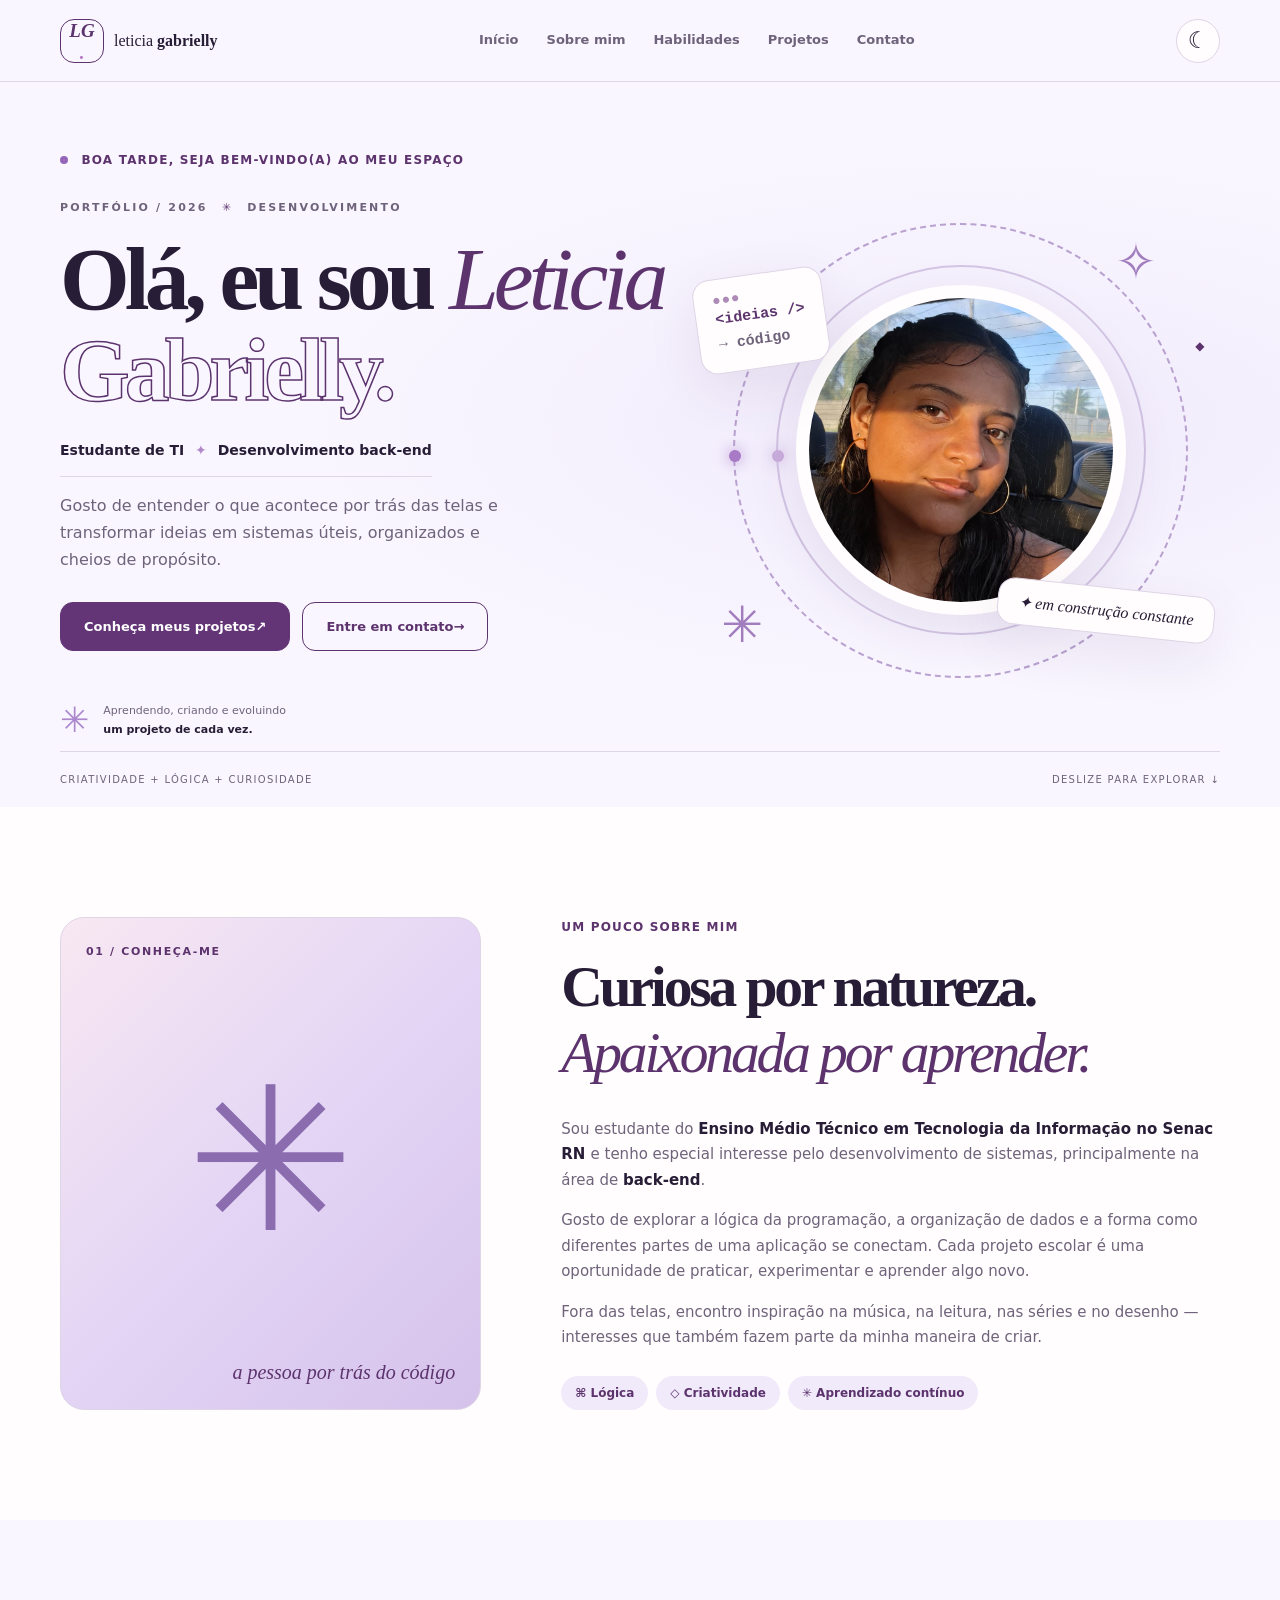
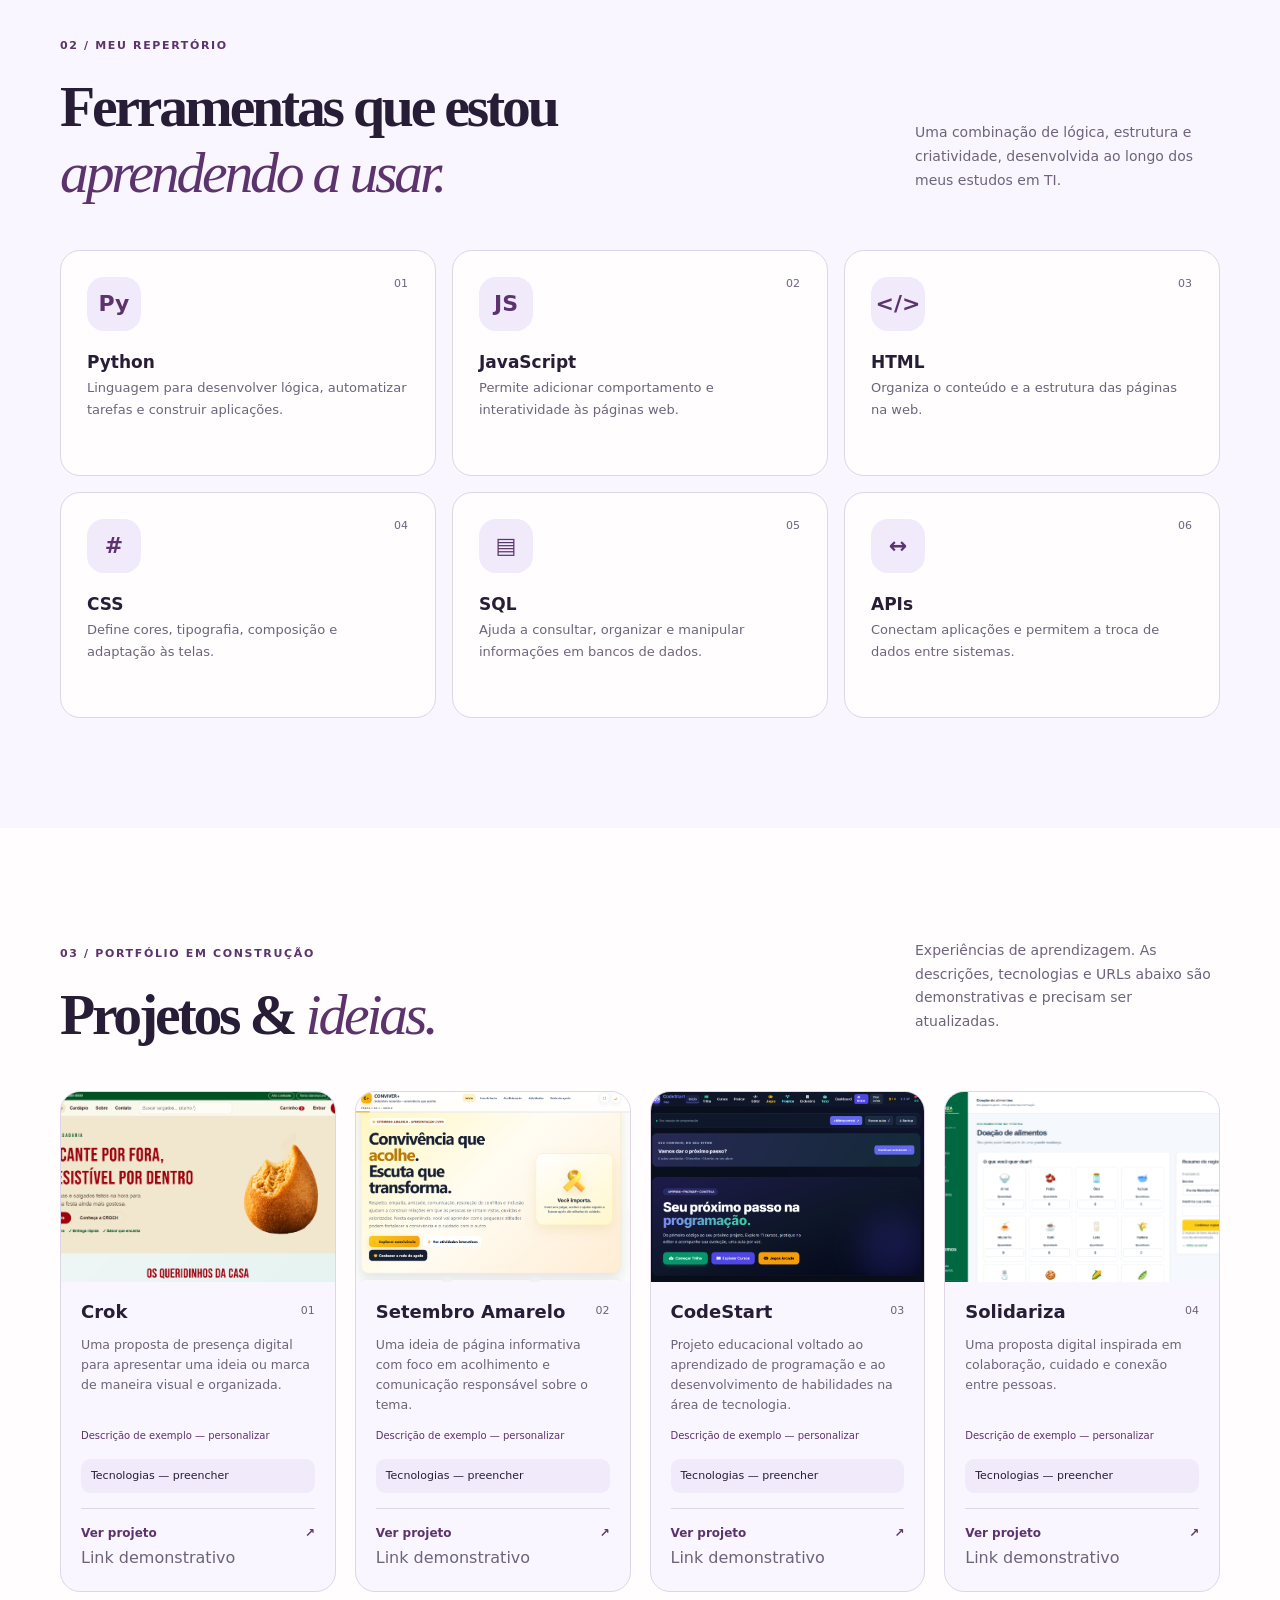
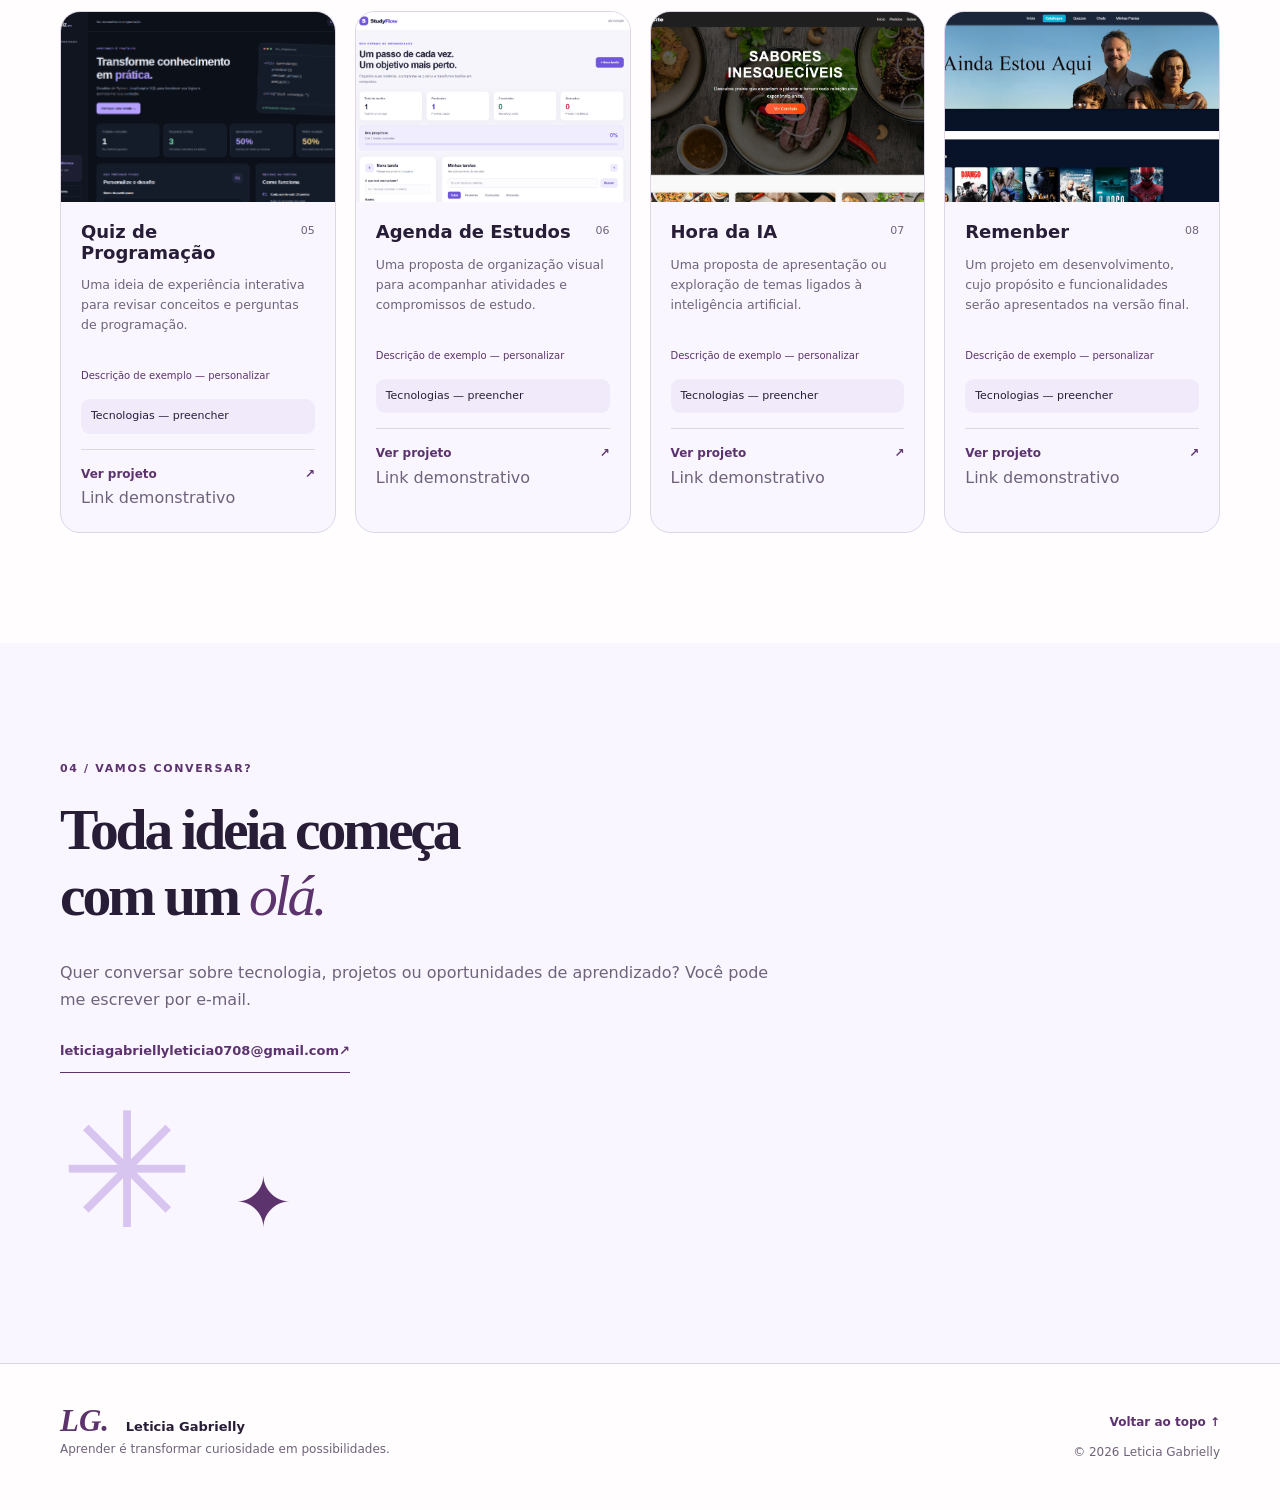
<file: portfolio-leticia/index.html>
<!DOCTYPE html>
<html lang="pt-BR">

<head>
    <meta charset="UTF-8">
    <meta name="viewport" content="width=device-width, initial-scale=1">
    <meta name="theme-color" content="#f9f6ff">

    <meta name="description"
          content="Portfólio pessoal de Leticia Gabrielly, estudante de Tecnologia da Informação no Senac RN.">

    <title>Leticia Gabrielly | Portfólio de TI</title>

    <link rel="icon" href="img/avatar.svg" type="image/svg+xml">
    <link rel="stylesheet" href="css/style.css">
    <script src="js/script.js" defer></script>
</head>

<body>

<a href="#conteudo" class="skip-link">
    Pular para o conteúdo
</a>

<!-- =====================================
     CABEÇALHO
===================================== -->

<header class="site-header" id="topo">

    <div class="container header-inner">

        <a href="#inicio" class="brand"
           aria-label="Leticia Gabrielly, voltar ao início">

            <span class="brand-icon">
                LG<span class="brand-dot">.</span>
            </span>

            <span class="brand-name">
                leticia <strong>gabrielly</strong>
            </span>

        </a>

        <nav class="nav"
             id="menu-principal"
             aria-label="Navegação principal">

            <a href="#inicio">Início</a>
            <a href="#sobre">Sobre mim</a>
            <a href="#habilidades">Habilidades</a>
            <a href="#projetos">Projetos</a>
            <a href="#contato">Contato</a>

        </nav>

        <div class="header-actions">

            <button
                class="icon-button theme-toggle"
                id="theme-toggle"
                type="button"
                aria-label="Ativar modo escuro"
                title="Alternar tema">

                <span id="theme-icon" aria-hidden="true">
                    ☾
                </span>

            </button>

            <button
                class="icon-button menu-toggle"
                id="menu-toggle"
                type="button"
                aria-label="Abrir menu"
                aria-expanded="false"
                aria-controls="menu-principal">

                <span></span>
                <span></span>
                <span></span>

            </button>

        </div>

    </div>

</header>

<main id="conteudo">

<!-- =====================================
     INÍCIO
===================================== -->

<section class="hero section"
         id="inicio"
         aria-labelledby="hero-title">

    <div class="container hero-layout">

        <div class="hero-copy">

            <p class="eyebrow">

                <span class="status-dot"
                      aria-hidden="true"></span>

                <span id="greeting">Olá</span>,
                seja bem-vindo(a) ao meu espaço

            </p>

            <p class="hero-kicker">

                PORTFÓLIO / 2026

                <span aria-hidden="true">✳</span>

                DESENVOLVIMENTO

            </p>

            <h1 id="hero-title">

                Olá, eu sou
                <em>Leticia</em>

                <br>

                <span class="outline-name">
                    Gabrielly.
                </span>

            </h1>

            <p class="hero-role">

                Estudante de TI

                <span aria-hidden="true">✦</span>

                Desenvolvimento back-end

            </p>

            <p class="hero-description">

                Gosto de entender o que acontece por trás
                das telas e transformar ideias em sistemas
                úteis, organizados e cheios de propósito.

            </p>

            <div class="button-row">

                <a href="#projetos"
                   class="button button-primary">

                    Conheça meus projetos
                    <span aria-hidden="true">↗</span>

                </a>

                <a href="#contato"
                   class="button button-outline">

                    Entre em contato
                    <span aria-hidden="true">→</span>

                </a>

            </div>

            <div class="hero-footer">

                <span class="micro-icon"
                      aria-hidden="true">✳</span>

                <span>

                    Aprendendo, criando e evoluindo

                    <br>

                    <strong>
                        um projeto de cada vez.
                    </strong>

                </span>

            </div>

        </div>

        <!-- =================================
             FOTO COM ÓRBITA ANIMADA
        ================================= -->

        <div class="hero-art"
             role="img"
             aria-label="Foto de Leticia Gabrielly com órbitas decorativas">

            <!-- Órbita externa -->

            <div class="art-orbit orbit-one"
                 aria-hidden="true"></div>

            <!-- Órbita interna -->

            <div class="art-orbit orbit-two"
                 aria-hidden="true"></div>

            <!-- Estrelas e satélites -->

            <span class="orbit-satellite satellite-one"
                  aria-hidden="true">✦</span>

            <span class="orbit-satellite satellite-two"
                  aria-hidden="true">✳</span>

            <span class="orbit-satellite satellite-three"
                  aria-hidden="true">◆</span>

            <span class="art-spark spark-one"
                  aria-hidden="true">✧</span>

            <span class="art-spark spark-two"
                  aria-hidden="true">✳</span>

            <!-- FOTO PESSOAL -->

            <div class="avatar-frame">

                <img
                    src="img/image.png"
                    alt=""
                    width="360"
                    height="360">

            </div>

            <!-- Detalhes decorativos -->

            <div class="floating-note note-code"
                 aria-hidden="true">

                <span class="note-dots">
                    ● ● ●
                </span>

                <code>

                    &lt;ideias /&gt;

                    <br>

                    <span>→ código</span>

                </code>

            </div>

            <div class="floating-note note-label"
                 aria-hidden="true">

                ✦ em construção constante

            </div>

        </div>

    </div>

    <div class="hero-bottom container">

        <span>
            CRIATIVIDADE + LÓGICA + CURIOSIDADE
        </span>

        <a href="#sobre">
            DESLIZE PARA EXPLORAR ↓
        </a>

    </div>

</section>

<!-- =====================================
     SOBRE MIM
===================================== -->

<section class="section about-section"
         id="sobre"
         aria-labelledby="sobre-titulo">

    <div class="container about-layout">

        <div class="about-aside">

            <span class="section-index">
                01 / CONHEÇA-ME
            </span>

            <div class="flower-drawing"
                 aria-hidden="true">
                ✳
            </div>

            <span class="aside-caption">
                a pessoa por trás do código
            </span>

        </div>

        <div class="about-content">

            <p class="eyebrow">
                Um pouco sobre mim
            </p>

            <h2 id="sobre-titulo">

                Curiosa por natureza.

                <br>

                <em>
                    Apaixonada por aprender.
                </em>

            </h2>

            <p>

                Sou estudante do

                <strong>
                    Ensino Médio Técnico em Tecnologia
                    da Informação no Senac RN
                </strong>

                e tenho especial interesse pelo
                desenvolvimento de sistemas,
                principalmente na área de

                <strong>back-end</strong>.

            </p>

            <p>

                Gosto de explorar a lógica da programação,
                a organização de dados e a forma como
                diferentes partes de uma aplicação se conectam.

                Cada projeto escolar é uma oportunidade
                de praticar, experimentar e aprender algo novo.

            </p>

            <p>

                Fora das telas, encontro inspiração na música,
                na leitura, nas séries e no desenho — interesses
                que também fazem parte da minha maneira de criar.

            </p>

            <div class="about-tags">

                <span>⌘ Lógica</span>

                <span>◇ Criatividade</span>

                <span>✳ Aprendizado contínuo</span>

            </div>

        </div>

    </div>

</section>

<!-- =====================================
     HABILIDADES
===================================== -->

<section class="section skills-section"
         id="habilidades"
         aria-labelledby="habilidades-titulo">

    <div class="container">

        <div class="section-heading">

            <div>

                <span class="section-index">
                    02 / MEU REPERTÓRIO
                </span>

                <h2 id="habilidades-titulo">

                    Ferramentas que estou

                    <br>

                    <em>aprendendo a usar.</em>

                </h2>

            </div>

            <p>

                Uma combinação de lógica, estrutura
                e criatividade, desenvolvida ao longo
                dos meus estudos em TI.

            </p>

        </div>

        <div class="skills-grid">

            <!-- PYTHON -->

            <article class="skill-card">

                <span class="skill-symbol">Py</span>
                <span class="skill-number">01</span>

                <h3>Python</h3>

                <p>
                    Linguagem para desenvolver lógica,
                    automatizar tarefas e construir aplicações.
                </p>

            </article>

            <!-- JAVASCRIPT -->

            <article class="skill-card">

                <span class="skill-symbol">JS</span>
                <span class="skill-number">02</span>

                <h3>JavaScript</h3>

                <p>
                    Permite adicionar comportamento
                    e interatividade às páginas web.
                </p>

            </article>

            <!-- HTML -->

            <article class="skill-card">

                <span class="skill-symbol">&lt;/&gt;</span>
                <span class="skill-number">03</span>

                <h3>HTML</h3>

                <p>
                    Organiza o conteúdo e a estrutura
                    das páginas na web.
                </p>

            </article>

            <!-- CSS -->

            <article class="skill-card">

                <span class="skill-symbol">#</span>
                <span class="skill-number">04</span>

                <h3>CSS</h3>

                <p>
                    Define cores, tipografia,
                    composição e adaptação às telas.
                </p>

            </article>

            <!-- SQL -->

            <article class="skill-card">

                <span class="skill-symbol">▤</span>
                <span class="skill-number">05</span>

                <h3>SQL</h3>

                <p>
                    Ajuda a consultar, organizar e manipular
                    informações em bancos de dados.
                </p>

            </article>

            <!-- APIs -->

            <article class="skill-card">

                <span class="skill-symbol">↔</span>
                <span class="skill-number">06</span>

                <h3>APIs</h3>

                <p>
                    Conectam aplicações e permitem
                    a troca de dados entre sistemas.
                </p>

            </article>

        </div>

    </div>

</section>

<!-- =====================================
     PROJETOS
===================================== -->

<section class="section projects-section"
         id="projetos"
         aria-labelledby="projetos-titulo">

    <div class="container">

        <div class="section-heading projects-heading">

            <div>

                <span class="section-index">
                    03 / PORTFÓLIO EM CONSTRUÇÃO
                </span>

                <h2 id="projetos-titulo">

                    Projetos & <em>ideias.</em>

                </h2>

            </div>

            <p>

                Experiências de aprendizagem.
                As descrições, tecnologias e URLs abaixo
                são demonstrativas e precisam ser atualizadas.

            </p>

        </div>

        <div class="projects-grid">

            <!-- =================================
                 PROJETO 01 - CROK
            ================================= -->

            <article class="project-card">

                <div class="project-cover cover-crok">

                    <img
                        src="img/croch.png"
                        alt="Captura de tela do projeto Crok"
                        class="project-image"
                        loading="lazy">

                </div>

                <div class="project-body">

                    <div class="project-title-row">

                        <h3>Crok</h3>
                        <span>01</span>

                    </div>

                    <p>

                        Uma proposta de presença digital
                        para apresentar uma ideia ou marca
                        de maneira visual e organizada.

                    </p>

                    <small>
                        Descrição de exemplo — personalizar
                    </small>

                    <div class="project-meta">
                        Tecnologias — preencher
                    </div>

                    <a href="https://example.com/crok"
                       target="_blank"
                       rel="noopener noreferrer"
                       aria-label="Ver link demonstrativo de Crok">

                        Ver projeto
                        <span aria-hidden="true">↗</span>

                    </a>

                    <span class="demo-flag">
                        Link demonstrativo
                    </span>

                </div>

            </article>

            <!-- =================================
                 PROJETO 02 - SETEMBRO AMARELO
            ================================= -->

            <article class="project-card">

                <div class="project-cover cover-setembro">

                    <img
                        src="img/setembro.png"
                        alt="Captura do projeto Setembro Amarelo"
                        class="project-image"
                        loading="lazy">

                </div>

                <div class="project-body">

                    <div class="project-title-row">

                        <h3>Setembro Amarelo</h3>
                        <span>02</span>

                    </div>

                    <p>

                        Uma ideia de página informativa
                        com foco em acolhimento e comunicação
                        responsável sobre o tema.

                    </p>

                    <small>
                        Descrição de exemplo — personalizar
                    </small>

                    <div class="project-meta">
                        Tecnologias — preencher
                    </div>

                    <a href="https://example.com/setembro-amarelo"
                       target="_blank"
                       rel="noopener noreferrer"
                       aria-label="Ver link demonstrativo de Setembro Amarelo">

                        Ver projeto
                        <span aria-hidden="true">↗</span>

                    </a>

                    <span class="demo-flag">
                        Link demonstrativo
                    </span>

                </div>

            </article>

            <!-- =================================
                 PROJETO 03 - SITE DE programação
            ================================= -->

<!-- PROJETO 03 - CODESTART -->

<article class="project-card">

    <div class="project-cover cover-geo">
        <img
            src="img/codeStart.png"
            alt="Captura de tela do projeto CodeStart"
            class="project-image"
            loading="lazy">
    </div>

    <div class="project-body">

        <div class="project-title-row">
            <h3>CodeStart</h3>
            <span>03</span>
        </div>

        <p>
            Projeto educacional voltado ao aprendizado
            de programação e ao desenvolvimento de
            habilidades na área de tecnologia.
        </p>

        <small>Descrição de exemplo — personalizar</small>

        <div class="project-meta">
            Tecnologias — preencher
        </div>

        <a href="https://example.com/geografia"
           target="_blank"
           rel="noopener noreferrer"
           aria-label="Ver link demonstrativo do CodeStart">

            Ver projeto
            <span aria-hidden="true">↗</span>

        </a>

        <span class="demo-flag">
            Link demonstrativo
        </span>

    </div>

</article>

            <!-- =================================
                 PROJETO 04 - SOLIDARIZA
            ================================= -->

            <article class="project-card">

                <div class="project-cover cover-solidariza">

                    <img
                        src="img/solidariza.png"
                        alt="Captura de tela do projeto Solidariza"
                        class="project-image"
                        loading="lazy">

                </div>

                <div class="project-body">

                    <div class="project-title-row">

                        <h3>Solidariza</h3>
                        <span>04</span>

                    </div>

                    <p>

                        Uma proposta digital inspirada
                        em colaboração, cuidado
                        e conexão entre pessoas.

                    </p>

                    <small>
                        Descrição de exemplo — personalizar
                    </small>

                    <div class="project-meta">
                        Tecnologias — preencher
                    </div>

                    <a href="https://example.com/solidariza"
                       target="_blank"
                       rel="noopener noreferrer"
                       aria-label="Ver link demonstrativo de Solidariza">

                        Ver projeto
                        <span aria-hidden="true">↗</span>

                    </a>

                    <span class="demo-flag">
                        Link demonstrativo
                    </span>

                </div>

            </article>

            <!-- =================================
                 PROJETO 05 - QUIZ DE PROGRAMAÇÃO
            ================================= -->

            <article class="project-card">

                <div class="project-cover cover-quiz">

                    <img
                        src="img/quiz.png"
                        alt="Captura do Quiz de Programação"
                        class="project-image"
                        loading="lazy">

                </div>

                <div class="project-body">

                    <div class="project-title-row">

                        <h3>Quiz de Programação</h3>
                        <span>05</span>

                    </div>

                    <p>

                        Uma ideia de experiência interativa
                        para revisar conceitos
                        e perguntas de programação.

                    </p>

                    <small>
                        Descrição de exemplo — personalizar
                    </small>

                    <div class="project-meta">
                        Tecnologias — preencher
                    </div>

                    <a href="https://example.com/quiz-programacao"
                       target="_blank"
                       rel="noopener noreferrer"
                       aria-label="Ver link demonstrativo do Quiz de Programação">

                        Ver projeto
                        <span aria-hidden="true">↗</span>

                    </a>

                    <span class="demo-flag">
                        Link demonstrativo
                    </span>

                </div>

            </article>

            <!-- =================================
                 PROJETO 06 - AGENDA DE ESTUDOS
            ================================= -->

<!-- PROJETO 06 - AGENDA DE ESTUDOS -->

<article class="project-card">

    <div class="project-cover cover-agenda">

        <img
            src="img/agenda.png"
            alt="Captura de tela do projeto Agenda de Estudos"
            class="project-image"
            loading="lazy">

    </div>

    <div class="project-body">

        <div class="project-title-row">
            <h3>Agenda de Estudos</h3>
            <span>06</span>
        </div>

        <p>
            Uma proposta de organização visual
            para acompanhar atividades e
            compromissos de estudo.
        </p>

        <small>Descrição de exemplo — personalizar</small>

        <div class="project-meta">
            Tecnologias — preencher
        </div>

        <a href="https://example.com/agenda-estudos"
           target="_blank"
           rel="noopener noreferrer"
           aria-label="Ver link demonstrativo da Agenda de Estudos">

            Ver projeto
            <span aria-hidden="true">↗</span>

        </a>

        <span class="demo-flag">Link demonstrativo</span>

    </div>

</article>


            <!-- =================================
                 PROJETO 07 - HORA DA IA
            ================================= -->

            <article class="project-card">

                <div class="project-cover cover-ia">

                    <!-- O nome possui espaços:
                         hora da ia.png -->

                    <img
                        src="img/hora da ia.png"
                        alt="Captura de tela do projeto Hora da IA"
                        class="project-image"
                        loading="lazy">

                </div>

                <div class="project-body">

                    <div class="project-title-row">

                        <h3>Hora da IA</h3>
                        <span>07</span>

                    </div>

                    <p>

                        Uma proposta de apresentação
                        ou exploração de temas ligados
                        à inteligência artificial.

                    </p>

                    <small>
                        Descrição de exemplo — personalizar
                    </small>

                    <div class="project-meta">
                        Tecnologias — preencher
                    </div>

                    <a href="https://example.com/hora-da-ia"
                       target="_blank"
                       rel="noopener noreferrer"
                       aria-label="Ver link demonstrativo de Hora da IA">

                        Ver projeto
                        <span aria-hidden="true">↗</span>

                    </a>

                    <span class="demo-flag">
                        Link demonstrativo
                    </span>

                </div>

            </article>

            <!-- =================================
                 PROJETO 08 - REMENBER
            ================================= -->

            <article class="project-card">

                <div class="project-cover cover-remenber">

                    <img
                        src="img/remember.png"
                        alt="Captura de tela do projeto Remenber"
                        class="project-image"
                        loading="lazy">

                </div>

                <div class="project-body">

                    <div class="project-title-row">

                        <h3>Remenber</h3>
                        <span>08</span>

                    </div>

                    <p>

                        Um projeto em desenvolvimento,
                        cujo propósito e funcionalidades
                        serão apresentados na versão final.

                    </p>

                    <small>
                        Descrição de exemplo — personalizar
                    </small>

                    <div class="project-meta">
                        Tecnologias — preencher
                    </div>

                    <a href="https://example.com/remenber"
                       target="_blank"
                       rel="noopener noreferrer"
                       aria-label="Ver link demonstrativo de Remenber">

                        Ver projeto
                        <span aria-hidden="true">↗</span>

                    </a>

                    <span class="demo-flag">
                        Link demonstrativo
                    </span>

                </div>

            </article>

        </div>

    </div>

</section>

<!-- =====================================
     CONTATO — SOMENTE E-MAIL
===================================== -->

<section class="section contact-section"
         id="contato"
         aria-labelledby="contato-titulo">

    <div class="container contact-layout">

        <div class="contact-copy">

            <span class="section-index">
                04 / VAMOS CONVERSAR?
            </span>

            <h2 id="contato-titulo">

                Toda ideia começa

                <br>

                com um <em>olá.</em>

            </h2>

            <p>

                Quer conversar sobre tecnologia,
                projetos ou oportunidades de aprendizado?
                Você pode me escrever por e-mail.

            </p>

            <a class="mail-link"
               href="mailto:leticiagabriellyleticia0708@gmail.com">

                leticiagabriellyleticia0708@gmail.com

                <span aria-hidden="true">↗</span>

            </a>

            <div class="contact-ornament"
                 aria-hidden="true">

                ✳ <span>✦</span>

            </div>

        </div>

    </div>

</section>

</main>

<!-- =====================================
     RODAPÉ
===================================== -->

<footer class="site-footer">

    <div class="container footer-layout">

        <div>

            <a class="footer-brand" href="#inicio">

                LG<span>.</span>

                <span>Leticia Gabrielly</span>

            </a>

            <p>

                Aprender é transformar curiosidade
                em possibilidades.

            </p>

        </div>

        <div class="footer-right">

            <a href="#topo">
                Voltar ao topo ↑
            </a>

            <span>

                © <span id="current-year">2026</span>
                Leticia Gabrielly

            </span>

        </div>

    </div>

</footer>

</body>
</html>
</file>
<file: portfolio-leticia/css/style.css>
/* ==================================
   PORTFÓLIO LETICIA GABRIELLY
   ================================== */

/* CORES */

:root {
    color-scheme: light;
    --bg: #f9f6ff;
    --surface: #fffdfd;
    --surface-alt: #f0eafb;
    --ink: #281d36;
    --muted: #6f637b;
    --accent: #5c336d;
    --accent-hover: #452052;
    --lavender: #d7c4ef;
    --line: #ded5e7;
    --shadow: 0 18px 55px rgba(61,34,86,.09);
    --hero-grad: linear-gradient(
        135deg,#f8e8f2,#e4d5f5,#d5c2eb
    );
}

/* MODO ESCURO */

:root[data-theme="dark"] {
    color-scheme: dark;
    --bg: #1d1428;
    --surface: #2a2036;
    --surface-alt: #342640;
    --ink: #fff6ff;
    --muted: #d0bfd8;
    --accent: #e6b9f5;
    --accent-hover: #f2d4ff;
    --lavender: #705784;
    --line: #50405e;
    --shadow: 0 18px 55px rgba(0,0,0,.22);
    --hero-grad: linear-gradient(
        135deg,#493354,#44345e,#302342
    );
}

/* GERAL */

* {
    box-sizing: border-box;
}

html {
    scroll-behavior: smooth;
    scroll-padding-top: 95px;
}

body {
    margin: 0;
    background: var(--bg);
    color: var(--ink);
    font: 16px/1.7 system-ui, sans-serif;
    overflow-x: hidden;
}

a {
    color: inherit;
    text-decoration: none;
}

button {
    cursor: pointer;
    font: inherit;
}

img {
    max-width: 100%;
    display: block;
}

h1,h2,h3,p {
    margin-top: 0;
}

h1,h2,h3 {
    line-height: 1.15;
}

h1,h2 {
    font-family: Georgia, serif;
    letter-spacing: -.055em;
}

em {
    font-weight: 400;
    color: var(--accent);
}

:focus-visible {
    outline: 3px solid #a05de2;
    outline-offset: 4px;
}

.container {
    width: min(1160px, calc(100% - 48px));
    margin-inline: auto;
}

.section {
    padding: 110px 0;
}

.skip-link {
    position: fixed;
    top: -80px;
    left: 16px;
    padding: 12px 18px;
    background: #633576;
    color: white;
    z-index: 200;
}

.skip-link:focus {
    top: 12px;
}

/* CABEÇALHO */

.site-header {
    height: 82px;
    position: sticky;
    top: 0;
    z-index: 100;
    background: var(--bg);
    border-bottom: 1px solid var(--line);
}

.header-inner,
.brand,
.nav,
.header-actions,
.button-row,
.hero-footer,
.section-heading,
.project-title-row,
.footer-layout {
    display: flex;
    align-items: center;
}

.header-inner {
    height: 100%;
    justify-content: space-between;
    gap: 20px;
}

.brand {
    gap: 10px;
    white-space: nowrap;
}

.brand-icon {
    display: grid;
    place-items: center;
    width: 44px;
    height: 44px;
    border: 1px solid var(--accent);
    border-radius: 14px;
    font: italic bold 19px Georgia, serif;
    color: var(--accent);
}

.brand-dot {
    color: #b679c5;
}

.brand-name {
    font: 16px Georgia, serif;
}

.nav {
    gap: 28px;
    font-size: 13px;
    font-weight: 650;
}

.nav a {
    color: var(--muted);
}

.nav a:hover {
    color: var(--accent);
}

.header-actions {
    gap: 10px;
}

.icon-button {
    width: 44px;
    height: 44px;
    border: 1px solid var(--line);
    border-radius: 50%;
    background: var(--surface);
    color: var(--ink);
    display: grid;
    place-items: center;
}

.icon-button:hover {
    background: var(--surface-alt);
}

.theme-toggle {
    font-size: 23px;
}

.menu-toggle {
    display: none;
    align-content: center;
    justify-items: center;
    gap: 5px;
}

.menu-toggle span {
    width: 19px;
    height: 2px;
    background: var(--ink);
}

/* INÍCIO */

.hero {
    padding: 68px 0 0;
    position: relative;
    overflow: hidden;
    background: radial-gradient(
        ellipse at 76% 47%,
        var(--surface-alt),
        transparent 48%
    );
}

.hero-layout {
    min-height: 575px;
    display: grid;
    grid-template-columns: 1.09fr .91fr;
    align-items: center;
    gap: 20px;
}

.eyebrow {
    color: var(--accent);
    font-size: 12px;
    letter-spacing: .1em;
    font-weight: 800;
    text-transform: uppercase;
}

.status-dot {
    display: inline-block;
    width: 8px;
    height: 8px;
    border-radius: 50%;
    background: #9565b8;
    margin-right: 8px;
}

.hero-kicker {
    font-size: 11px;
    letter-spacing: .2em;
    font-weight: 750;
    color: var(--muted);
    margin: 29px 0 15px;
}

.hero-kicker span {
    color: var(--accent);
    padding: 0 8px;
}

.hero h1 {
    font-size: clamp(61px,7vw,104px);
    line-height: 1.02;
    margin: 0 0 20px;
}

.hero h1 em {
    font-style: italic;
}

.outline-name {
    color: transparent;
    -webkit-text-stroke: 1.5px var(--accent);
}

.hero-role {
    display: inline-block;
    font-size: 14px;
    font-weight: 750;
    padding-bottom: 13px;
    margin-bottom: 15px;
    border-bottom: 1px solid var(--line);
}

.hero-role span {
    color: #b188ca;
    padding: 0 6px;
}

.hero-description {
    color: var(--muted);
    max-width: 475px;
}

.button-row {
    gap: 12px;
    flex-wrap: wrap;
    margin-top: 29px;
}

.button {
    min-height: 49px;
    display: inline-flex;
    align-items: center;
    justify-content: center;
    padding: 12px 23px;
    border: 1px solid var(--accent);
    border-radius: 13px;
    font-size: 13px;
    font-weight: 750;
    transition: transform .3s, box-shadow .3s;
}

.button:hover {
    transform: translateY(-4px);
    box-shadow: var(--shadow);
}

.button-primary {
    background: #633576;
    color: white;
    border-color: #633576;
}

.button-outline {
    background: transparent;
    color: var(--accent);
}

.hero-footer {
    gap: 14px;
    margin-top: 40px;
    color: var(--muted);
    font-size: 11px;
}

.hero-footer strong {
    color: var(--ink);
}

.micro-icon {
    font-size: 35px;
    color: #ac88cf;
}

.hero-bottom {
    border-top: 1px solid var(--line);
    padding: 19px 0;
    display: flex;
    justify-content: space-between;
    gap: 12px;
    color: var(--muted);
    font-size: 10px;
    letter-spacing: .13em;
}

/* ==============================
   FOTO E ÓRBITA ANIMADA
   ============================== */

.hero-art {
    height: 520px;
    position: relative;
    display: grid;
    place-items: center;
    isolation: isolate;
}

.art-orbit {
    position: absolute;
    border: 2px dashed #b9a2d0;
    border-radius: 50%;
    pointer-events: none;
}

/* Órbita externa */

.orbit-one {
    width: 455px;
    height: 455px;
    animation: girar-orbita 12s linear infinite;
}

/* Órbita interna */

.orbit-two {
    width: 370px;
    height: 370px;
    border-style: solid;
    opacity: .55;
    animation: girar-orbita 8s linear infinite reverse;
}

/* Bolinhas nas órbitas */

.art-orbit::before {
    content: "";
    position: absolute;
    top: 50%;
    left: -6px;
    width: 12px;
    height: 12px;
    background: #a879c5;
    border-radius: 50%;
    box-shadow: 0 0 15px #a879c5;
}

/* Rotação dos anéis */

@keyframes girar-orbita {
    from {
        transform: rotate(0deg);
    }

    to {
        transform: rotate(360deg);
    }
}

/* Foto central */

.avatar-frame {
    width: 330px;
    height: 330px;
    border: 13px solid var(--surface);
    border-radius: 50%;
    overflow: hidden;
    box-shadow: var(--shadow);
    z-index: 2;
    animation: flutuar-foto 5s ease-in-out infinite;
}

.avatar-frame img {
    width: 100%;
    height: 100%;
    object-fit: cover;
}

/* Foto subindo e descendo */

@keyframes flutuar-foto {
    0%,100% {
        transform: translateY(0) rotate(-6deg);
    }

    50% {
        transform: translateY(-12px) rotate(-4deg);
    }
}

/* Estrelas decorativas */

.art-spark {
    position: absolute;
    font-size: 50px;
    color: #a27dbd;
    z-index: 3;
    animation: brilhar 2.5s ease-in-out infinite alternate;
}

.spark-one {
    top: 30px;
    right: 63px;
}

.spark-two {
    bottom: 42px;
    left: 20px;
    animation-delay: 1s;
}

@keyframes brilhar {
    from {
        opacity: .3;
        transform: scale(.8);
    }

    to {
        opacity: 1;
        transform: scale(1.2);
    }
}

.orbit-satellite {
    position: absolute;
    z-index: 3;
    color: var(--accent);
    font-size: 24px;
    animation: satelite-flutuar 5s ease-in-out infinite;
}

.satellite-one {
    top: 19%;
    left: 7%;
}

.satellite-two {
    bottom: 15%;
    right: 9%;
    font-size: 17px;
    animation-delay: -2s;
}

.satellite-three {
    top: 28%;
    right: 3%;
    font-size: 12px;
    animation-delay: -1s;
}

@keyframes satelite-flutuar {
    0%,100% {
        transform: translateY(0);
    }

    50% {
        transform: translateY(-14px);
    }
}

/* Etiquetas da órbita */

.floating-note {
    position: absolute;
    z-index: 4;
    background: var(--surface);
    border: 1px solid var(--line);
    border-radius: 17px;
    color: var(--ink);
    box-shadow: var(--shadow);
}

.note-code {
    top: 83px;
    left: -5px;
    padding: 14px 19px;
    transform: rotate(-8deg);
}

.note-dots {
    font-size: 8px;
    color: #ad8ab7;
    display: block;
}

.note-code code {
    display: block;
    color: var(--accent);
    font-size: 15px;
    font-weight: bold;
}

.note-code code span {
    display: block;
    color: var(--muted);
}

.note-label {
    bottom: 76px;
    right: 5px;
    transform: rotate(6deg);
    padding: 13px 20px;
    font: italic 16px Georgia,serif;
}

/* SOBRE MIM */

.about-section {
    background: var(--surface);
}

.about-layout {
    display: grid;
    grid-template-columns: .78fr 1.22fr;
    gap: 80px;
}

.section-index {
    color: var(--accent);
    font-size: 11px;
    font-weight: 800;
    letter-spacing: .15em;
}

.about-aside {
    min-height: 440px;
    border: 1px solid var(--line);
    background: var(--hero-grad);
    border-radius: 24px;
    padding: 25px;
    display: flex;
    flex-direction: column;
    justify-content: space-between;
}

.flower-drawing {
    font-size: 200px;
    line-height: 1;
    text-align: center;
    color: #8a6caf;
}

.aside-caption {
    font: italic 20px Georgia,serif;
    color: var(--accent);
    text-align: right;
}

.about-content {
    align-self: center;
}

.about-content h2,
.section-heading h2,
.contact-copy h2 {
    font-size: clamp(39px,4.5vw,62px);
    margin: 17px 0 30px;
}

.about-content p:not(.eyebrow) {
    color: var(--muted);
    font-size: 15px;
}

.about-content strong {
    color: var(--ink);
}

.about-tags {
    display: flex;
    gap: 8px;
    flex-wrap: wrap;
    margin-top: 25px;
}

.about-tags span {
    border-radius: 20px;
    padding: 7px 14px;
    background: var(--surface-alt);
    color: var(--accent);
    font-size: 12px;
    font-weight: 700;
}

/* HABILIDADES */

.section-heading {
    justify-content: space-between;
    align-items: end;
    gap: 60px;
    margin-bottom: 43px;
}

.section-heading h2 {
    margin-bottom: 0;
}

.section-heading > p {
    max-width: 305px;
    color: var(--muted);
    font-size: 14px;
}

.skills-grid {
    display: grid;
    grid-template-columns: repeat(3,minmax(0,1fr));
    gap: 16px;
}

.skill-card {
    background: var(--surface);
    border: 1px solid var(--line);
    border-radius: 20px;
    min-height: 226px;
    padding: 26px;
    position: relative;
    transition: transform .3s,box-shadow .3s;
}

.skill-card:hover {
    transform: translateY(-8px);
    box-shadow: var(--shadow);
}

.skill-symbol {
    display: grid;
    place-items: center;
    width: 54px;
    height: 54px;
    border-radius: 17px;
    background: var(--surface-alt);
    color: var(--accent);
    font-size: 22px;
    font-weight: 900;
}

.skill-number {
    position: absolute;
    top: 24px;
    right: 27px;
    color: var(--muted);
    font-size: 11px;
}

.skill-card h3 {
    font-size: 17px;
    margin: 22px 0 5px;
}

.skill-card p {
    font-size: 13px;
    color: var(--muted);
}

/* PROJETOS */

.projects-section {
    background: var(--surface);
}

.projects-grid {
    display: grid;
    grid-template-columns: repeat(4,minmax(0,1fr));
    gap: 19px;
}

.project-card {
    background: var(--bg);
    border: 1px solid var(--line);
    border-radius: 20px;
    overflow: hidden;
    min-width: 0;
    transition: transform .38s,box-shadow .38s,border-color .38s;
}

.project-card:hover,
.project-card:focus-within {
    transform: translateY(-9px);
    box-shadow: 0 20px 48px rgba(70,36,92,.17);
    border-color: var(--accent);
}

/* Capas e imagens */

.project-cover {
    position: relative;
    width: 100%;
    height: 190px;
    min-height: 190px;
    padding: 0;
    overflow: hidden;
    display: flex;
    flex-direction: column;
    align-items: stretch;
    justify-content: space-between;
}

/* Fotos ocupando a área inteira */

.project-image {
    width: 100%;
    height: 100%;
    display: block;
    object-fit: cover;
    transition: transform .5s ease,filter .5s ease;
}

/* Zoom ao passar o mouse */

.project-card:hover .project-image,
.project-card:focus-within .project-image {
    transform: scale(1.08);
    filter: brightness(1.06);
}

/* Desenhos nas capas sem fotos */

.project-cover:not(:has(.project-image)) {
    padding: 16px;
}

.project-cover:not(:has(.project-image))::before,
.project-cover:not(:has(.project-image))::after {
    content: "";
    position: absolute;
    width: 180px;
    height: 180px;
    border: 1px solid currentColor;
    border-radius: 50%;
    opacity: .25;
    top: 16px;
    right: -48px;
    transition: transform .6s;
}

.project-cover:not(:has(.project-image))::after {
    width: 130px;
    height: 130px;
    border-style: dashed;
    top: 43px;
    right: -25px;
}

.project-card:hover .project-cover::before {
    transform: scale(1.25) rotate(30deg);
}

.project-card:hover .project-cover::after {
    transform: scale(1.1) rotate(-30deg);
}

.cover-top,
.cover-bottom {
    font-size: 9px;
    font-weight: 800;
    letter-spacing: .16em;
}

.cover-art {
    font: 71px Georgia,serif;
    line-height: 1;
    text-align: center;
    position: relative;
    z-index: 1;
    transition: transform .5s ease;
}

.project-card:hover .cover-art {
    transform: scale(1.15) rotate(-8deg);
}

/* Cores das capas */

.cover-crok {
    background: #e5cce6;
    color: #653963;
}

.cover-setembro {
    background: #f4e4b7;
    color: #72572e;
}

.cover-geo {
    background: #c9dfd8;
    color: #345f5e;
}

.cover-solidariza {
    background: #eeced8;
    color: #864c68;
}

.cover-quiz {
    background: #d0c7ee;
    color: #493976;
}

.cover-agenda {
    background: #d9d9f3;
    color: #4f5278;
}

.cover-ia {
    background: #ccdeef;
    color: #3e577c;
}

.cover-remenber {
    background: #e8d3db;
    color: #81516a;
}

/* Textos dos cards */

.project-body {
    padding: 20px;
}

.project-title-row {
    justify-content: space-between;
    align-items: start;
    gap: 6px;
}

.project-title-row h3 {
    font-size: 18px;
    margin: 0 0 12px;
}

.project-title-row span {
    color: var(--muted);
    font-size: 11px;
}

.project-body p {
    color: var(--muted);
    font-size: 12.5px;
    min-height: 80px;
    line-height: 1.6;
    margin-bottom: 12px;
}

.project-body small {
    display: block;
    color: var(--accent);
    font-size: 10px;
}

.project-meta {
    font-size: 11px;
    background: var(--surface-alt);
    border-radius: 9px;
    padding: 8px 10px;
    margin: 15px 0;
}

.project-body > a {
    display: flex;
    justify-content: space-between;
    align-items: center;
    border-top: 1px solid var(--line);
    padding-top: 14px;
    color: var(--accent);
    font-size: 12px;
    font-weight: 800;
}

.project-body > a:hover {
    text-decoration: underline;
}

.demo-flag {
    margin-top: 7px;
    color: var(--muted) !important;
}

/* CONTATO */

.contact-layout {
    display: block;
}

.contact-copy {
    max-width: 720px;
}

.contact-copy > p {
    color: var(--muted);
}

.mail-link {
    display: inline-flex;
    color: var(--accent);
    font-weight: 700;
    font-size: 13px;
    overflow-wrap: anywhere;
    border-bottom: 1px solid var(--accent);
    padding: 10px 0;
}

.mail-link:hover {
    color: var(--accent-hover);
}

.contact-ornament {
    font: 160px/1 Georgia,serif;
    color: var(--lavender);
    margin-top: 20px;
}

.contact-ornament span {
    font-size: 70px;
    color: var(--accent);
}

/* RODAPÉ */

.site-footer {
    background: var(--surface);
    border-top: 1px solid var(--line);
    padding: 39px 0;
}

.footer-layout {
    justify-content: space-between;
    gap: 25px;
}

.footer-brand {
    font: italic bold 31px Georgia,serif;
    color: var(--accent);
}

.footer-brand span:last-child {
    font: 650 13px system-ui,sans-serif;
    color: var(--ink);
    margin-left: 9px;
}

.site-footer p,
.footer-right {
    color: var(--muted);
    font-size: 12px;
}

.footer-right {
    display: flex;
    flex-direction: column;
    gap: 10px;
    align-items: flex-end;
}

.footer-right a {
    color: var(--accent);
    font-weight: 750;
}

/* TABLETS */

@media(max-width:1100px) {

    .projects-grid {
        grid-template-columns: repeat(2,minmax(0,1fr));
    }

    .project-body p {
        min-height: auto;
    }

    .hero h1 {
        font-size: clamp(60px,7vw,85px);
    }

    .orbit-one {
        width: 380px;
        height: 380px;
    }

    .orbit-two {
        width: 310px;
        height: 310px;
    }

    .avatar-frame {
        width: 285px;
        height: 285px;
    }

    .hero-art {
        height: 480px;
    }
}

/* CELULARES */

@media(max-width:760px) {

    .container {
        width: min(calc(100% - 34px),520px);
    }

    .section {
        padding: 75px 0;
    }

    .site-header {
        height: 70px;
    }

    .menu-toggle {
        display: grid;
    }

    .nav {
        position: absolute;
        top: 69px;
        left: 0;
        right: 0;
        padding: 14px 20px 23px;
        background: var(--surface);
        border-bottom: 1px solid var(--line);
        box-shadow: var(--shadow);
        flex-direction: column;
        gap: 0;
    }

    .nav.js-menu {
        display: none;
    }

    .nav.js-menu.is-open {
        display: flex;
    }

    .nav a {
        padding: 12px;
    }

    .hero {
        padding: 45px 0 0;
    }

    .hero-layout {
        display: flex;
        flex-direction: column;
        align-items: stretch;
        gap: 5px;
        min-height: auto;
    }

    .hero-copy {
        order: 1;
    }

    .hero-art {
        order: 2;
        width: min(100%,410px);
        height: 340px;
        margin: 10px auto;
    }

    .hero h1 {
        font-size: clamp(55px,12vw,75px);
    }

    .avatar-frame {
        width: 240px;
        height: 240px;
        border-width: 9px;
    }

    .orbit-one {
        width: 315px;
        height: 315px;
    }

    .orbit-two {
        width: 265px;
        height: 265px;
    }

    .note-code {
        top: 20px;
        left: 0;
    }

    .note-label {
        bottom: 12px;
        right: 0;
    }

    .spark-one {
        top: 7px;
        right: 28px;
    }

    .spark-two {
        bottom: 0;
        left: 30px;
    }

    .about-layout {
        grid-template-columns: 1fr;
        gap: 34px;
    }

    .about-aside {
        min-height: 230px;
    }

    .flower-drawing {
        font-size: 115px;
    }

    .section-heading {
        display: block;
        margin-bottom: 30px;
    }

    .section-heading > p {
        margin-top: 20px;
    }

    .skills-grid {
        grid-template-columns: repeat(2,1fr);
    }

    .footer-layout {
        align-items: flex-start;
    }
}

@media(max-width:480px) {

    .brand-icon {
        width: 39px;
        height: 39px;
    }

    .brand-name {
        font-size: 12px;
    }

    .header-actions {
        gap: 6px;
    }

    .icon-button {
        width: 40px;
        height: 40px;
    }

    .hero h1 {
        font-size: clamp(50px,12.7vw,66px);
    }

    .button {
        width: 100%;
    }

    .hero-bottom {
        flex-direction: column;
    }

    .skills-grid,
    .projects-grid {
        grid-template-columns: 1fr;
    }

    .skill-card {
        min-height: auto;
    }

    .about-content h2,
    .section-heading h2,
    .contact-copy h2 {
        font-size: 40px;
    }

    .footer-layout {
        flex-direction: column;
    }

    .footer-right {
        align-items: flex-start;
    }
}

/* ACESSIBILIDADE */

@media(prefers-reduced-motion:reduce) {
    *,
    *::before,
    *::after {
        animation: none !important;
        transition: none !important;
        scroll-behavior: auto !important;
    }
}
</file>
